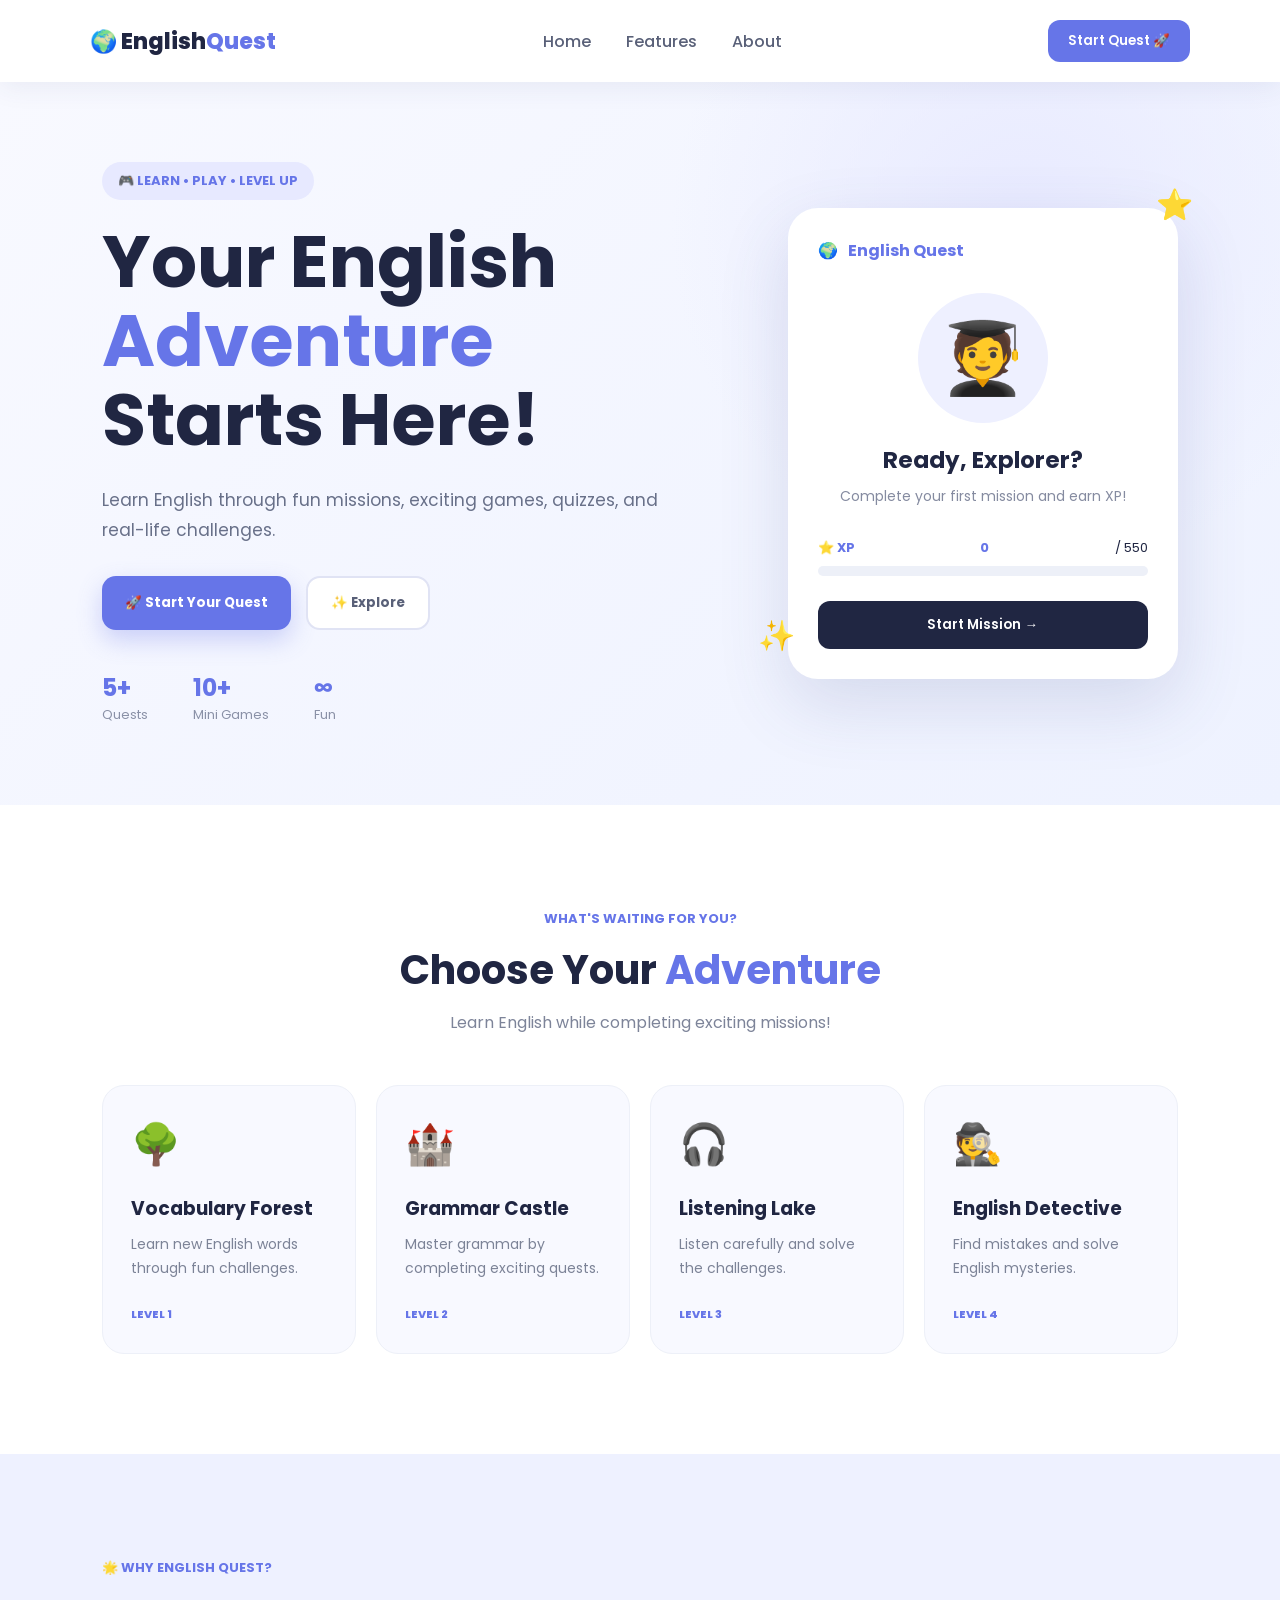
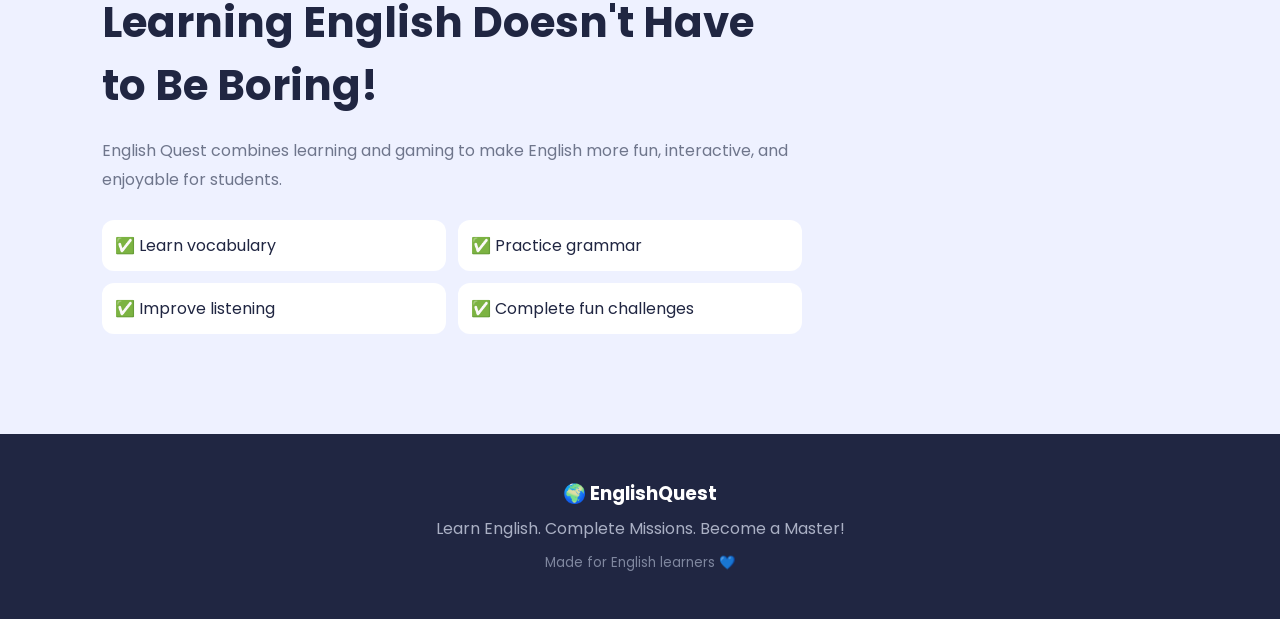
<file: index.html>
<!DOCTYPE html>
<html lang="en">
<head>
    <meta charset="UTF-8">
    <meta name="viewport" content="width=device-width, initial-scale=1.0">
    <title>English Quest | Learn & Play</title>

    <link rel="stylesheet" href="style.css">

    <link rel="preconnect" href="https://fonts.googleapis.com">
    <link rel="preconnect" href="https://fonts.gstatic.com" crossorigin>
    <link href="https://fonts.googleapis.com/css2?family=Poppins:wght@400;500;600;700;800&display=swap" rel="stylesheet">
</head>

<body>

    <!-- NAVBAR -->
    <header class="navbar">
        <div class="logo">
            🌍 English<span>Quest</span>
        </div>

        <nav>
            <a href="#home">Home</a>
            <a href="#features">Features</a>
            <a href="#about">About</a>
        </nav>

        <button class="nav-button" onclick="startQuest()">
            Start Quest 🚀
        </button>
    </header>


    <!-- HERO -->
    <main id="home">

        <section class="hero">

            <div class="hero-content">

                <div class="badge">
                    🎮 LEARN • PLAY • LEVEL UP
                </div>

                <h1>
                    Your English
                    <span>Adventure</span>
                    Starts Here!
                </h1>

                <p>
                    Learn English through fun missions, exciting games,
                    quizzes, and real-life challenges.
                </p>

                <div class="hero-buttons">
                    <button class="primary-button" onclick="window.location.href='quest.html'">
                        🚀 Start Your Quest
                    </button>

                    <button class="secondary-button" onclick="scrollToFeatures()">
                        ✨ Explore
                    </button>
                </div>

                <div class="stats">
                    <div>
                        <strong>5+</strong>
                        <span>Quests</span>
                    </div>

                    <div>
                        <strong>10+</strong>
                        <span>Mini Games</span>
                    </div>

                    <div>
                        <strong>∞</strong>
                        <span>Fun</span>
                    </div>
                </div>

            </div>


            <!-- GAME CARD -->
            <div class="hero-card">

                <div class="floating-star star-one">⭐</div>
                <div class="floating-star star-two">✨</div>

                <div class="game-card">

                    <div class="card-top">
                        <span>🌍</span>
                        <span>English Quest</span>
                    </div>

                    <div class="character">
                        🧑‍🎓
                    </div>

                    <h3>Ready, Explorer?</h3>

                    <p>
                        Complete your first mission
                        and earn XP!
                    </p>

                    <div class="xp-box">
                        <div class="xp-info">
                            <span>⭐ XP</span>
                            <span id="home-xp">0</span> / 550
                        </div>

                        <div class="xp-bar">
                            <div id="home-xp-fill"></div>
                        </div>
                    </div>

                    <button class="card-button" onclick="window.location.href='quest.html'">
                        Start Mission →
                    </button>

                </div>

            </div>

        </section>


        <!-- FEATURES -->
        <section id="features" class="features">

            <div class="section-title">
                <span>WHAT'S WAITING FOR YOU?</span>
                <h2>Choose Your <span>Adventure</span></h2>
                <p>
                    Learn English while completing exciting missions!
                </p>
            </div>


            <div class="feature-grid">

                <div class="feature-card">
                    <div class="feature-icon">🌳</div>
                    <h3>Vocabulary Forest</h3>
                    <p>
                        Learn new English words through fun challenges.
                    </p>
                    <span class="level">LEVEL 1</span>
                </div>


                <div class="feature-card">
                    <div class="feature-icon">🏰</div>
                    <h3>Grammar Castle</h3>
                    <p>
                        Master grammar by completing exciting quests.
                    </p>
                    <span class="level">LEVEL 2</span>
                </div>


                <div class="feature-card">
                    <div class="feature-icon">🎧</div>
                    <h3>Listening Lake</h3>
                    <p>
                        Listen carefully and solve the challenges.
                    </p>
                    <span class="level">LEVEL 3</span>
                </div>


                <div class="feature-card">
                    <div class="feature-icon">🕵️</div>
                    <h3>English Detective</h3>
                    <p>
                        Find mistakes and solve English mysteries.
                    </p>
                    <span class="level">LEVEL 4</span>
                </div>

            </div>

        </section>


        <!-- ABOUT -->
        <section id="about" class="about">

            <div class="about-content">

                <span>🌟 WHY ENGLISH QUEST?</span>

                <h2>
                    Learning English
                    Doesn't Have to Be Boring!
                </h2>

                <p>
                    English Quest combines learning and gaming
                    to make English more fun, interactive,
                    and enjoyable for students.
                </p>

                <div class="about-list">
                    <div>✅ Learn vocabulary</div>
                    <div>✅ Practice grammar</div>
                    <div>✅ Improve listening</div>
                    <div>✅ Complete fun challenges</div>
                </div>

            </div>

        </section>

    </main>


    <!-- FOOTER -->
    <footer>
        <h3>🌍 EnglishQuest</h3>
        <p>Learn English. Complete Missions. Become a Master!</p>
        <small>Made for English learners 💙</small>
    </footer>


    <script src="script.js"></script>

</body>
</html>
</file>
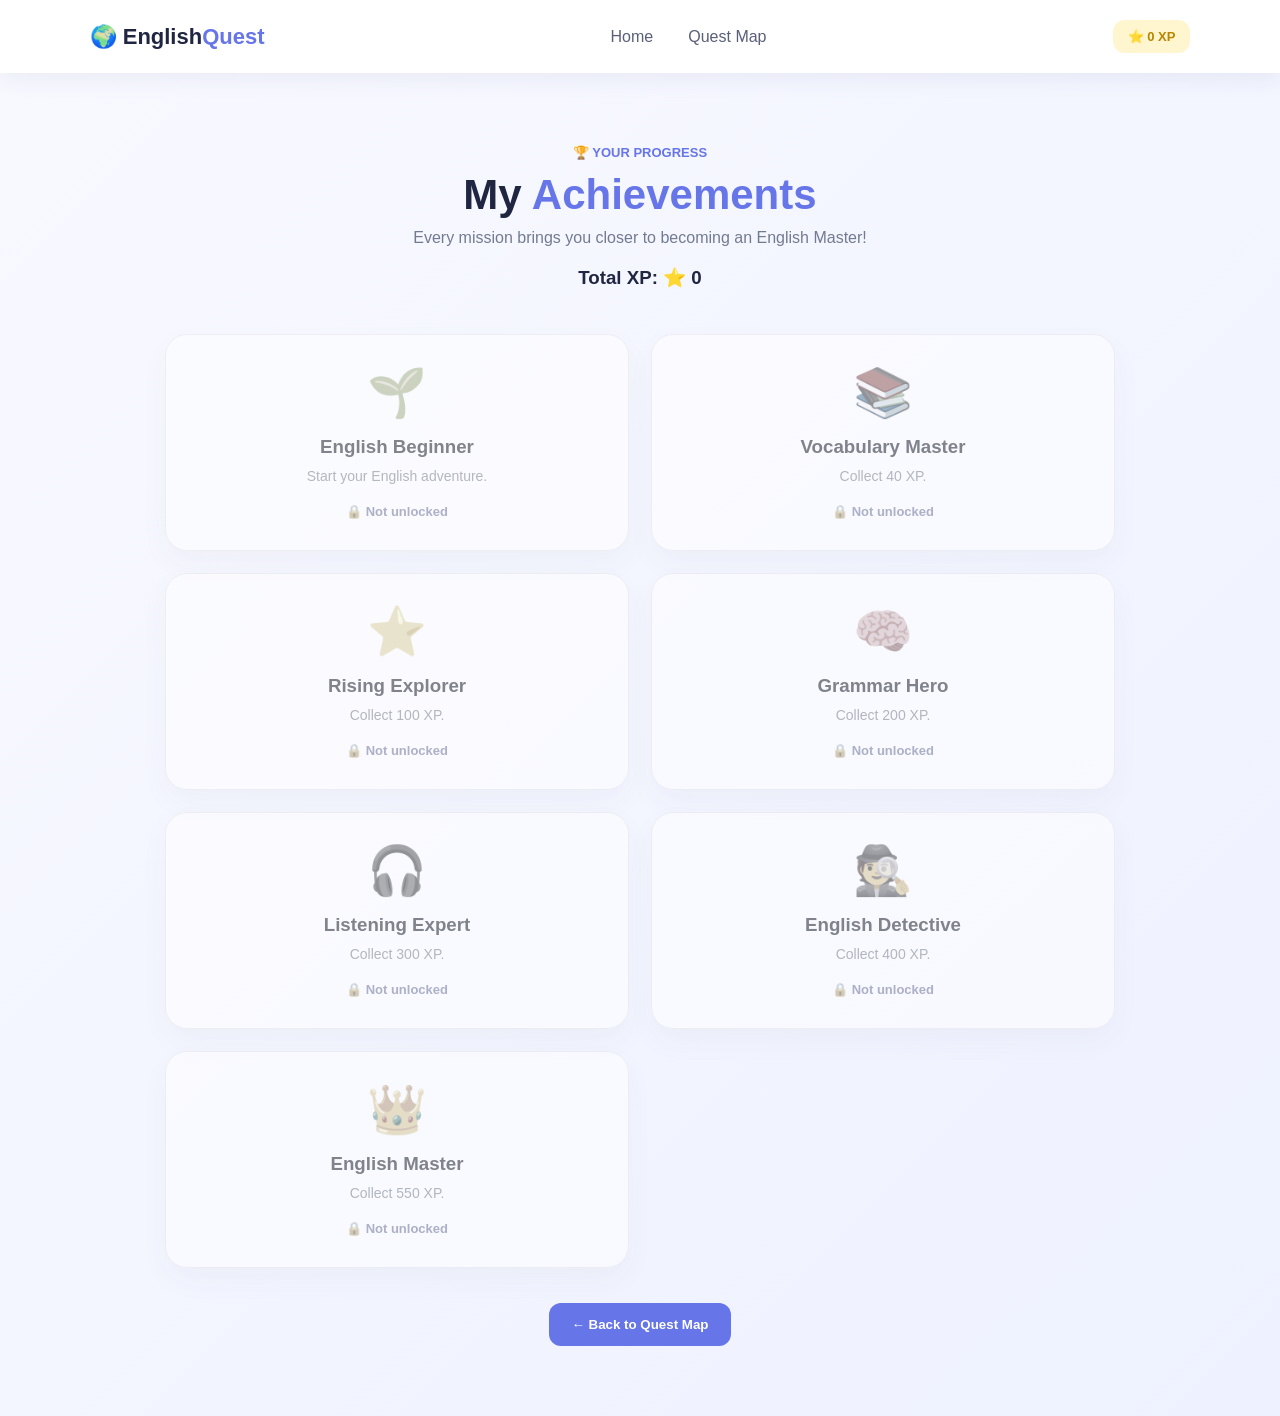
<file: achievements.html>
<!DOCTYPE html>
<html lang="en">
<head>
    <meta charset="UTF-8">
    <meta name="viewport" content="width=device-width, initial-scale=1.0">
    <title>Achievements | English Quest</title>
    <link rel="stylesheet" href="style.css">
</head>

<body>

    <header class="navbar">
        <div class="logo">🌍 English<span>Quest</span></div>
        <nav>
            <a href="index.html">Home</a>
            <a href="quest.html">Quest Map</a>
        </nav>
        <div class="xp-display">
            ⭐ <span id="achievement-xp">0</span> XP
        </div>
    </header>

    <main class="achievement-page">
        <div class="achievement-heading">
            <span>🏆 YOUR PROGRESS</span>
            <h1>My <span>Achievements</span></h1>
            <p>Every mission brings you closer to becoming an English Master!</p>
            <h3>Total XP: ⭐ <span id="total-xp">0</span></h3>
        </div>

        <div class="achievement-grid">

    <!-- ACHIEVEMENT 1 -->
    <div class="achievement-card">
        <div>🌱</div>
        <h3>English Beginner</h3>
        <p>Start your English adventure.</p>
        <span id="beginner-status">🔒 Not unlocked</span>
    </div>


    <!-- ACHIEVEMENT 2 -->
    <div class="achievement-card">
        <div>📚</div>
        <h3>Vocabulary Master</h3>
        <p>Collect 40 XP.</p>
        <span id="vocabulary-status">🔒 Not unlocked</span>
    </div>


    <!-- ACHIEVEMENT 3 -->
    <div class="achievement-card">
        <div>⭐</div>
        <h3>Rising Explorer</h3>
        <p>Collect 100 XP.</p>
        <span id="explorer-status">🔒 Not unlocked</span>
    </div>


    <!-- ACHIEVEMENT 4 -->
    <div class="achievement-card">
        <div>🧠</div>
        <h3>Grammar Hero</h3>
        <p>Collect 200 XP.</p>
        <span id="grammar-status">🔒 Not unlocked</span>
    </div>


    <!-- ACHIEVEMENT 5 -->
    <div class="achievement-card">
        <div>🎧</div>
        <h3>Listening Expert</h3>
        <p>Collect 300 XP.</p>
        <span id="listening-status">🔒 Not unlocked</span>
    </div>


    <!-- ACHIEVEMENT 6 -->
    <div class="achievement-card">
        <div>🕵️</div>
        <h3>English Detective</h3>
        <p>Collect 400 XP.</p>
        <span id="detective-status">🔒 Not unlocked</span>
    </div>


    <!-- ACHIEVEMENT 7 -->
    <div class="achievement-card">
        <div>👑</div>
        <h3>English Master</h3>
        <p>Collect 550 XP.</p>
        <span id="master-status">🔒 Not unlocked</span>
    </div>

</div>

        <div class="achievement-back">
            <button onclick="window.location.href='quest.html'">
                ← Back to Quest Map
            </button>
        </div>
    </main>

    <script src="script.js"></script>
</body>
</html>
</file>
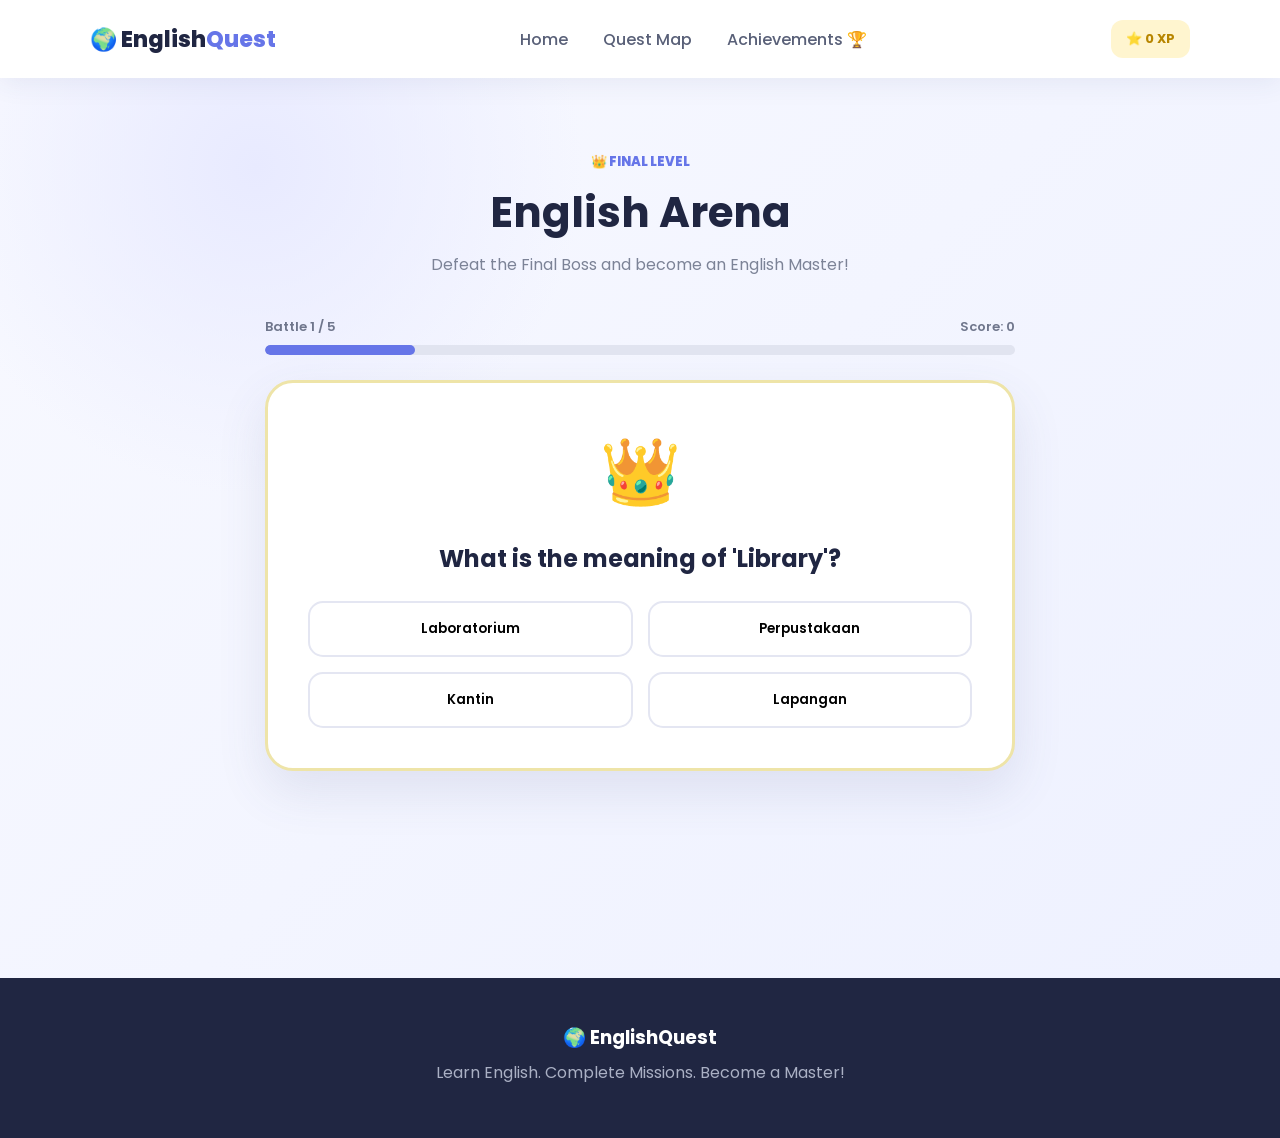
<file: arena.html>
<!DOCTYPE html>
<html lang="en">

<head>
    <meta charset="UTF-8">
    <meta name="viewport" content="width=device-width, initial-scale=1.0">

    <title>English Arena | English Quest</title>

    <link rel="stylesheet" href="style.css">

    <link rel="preconnect" href="https://fonts.googleapis.com">
    <link rel="preconnect" href="https://fonts.gstatic.com" crossorigin>

    <link href="https://fonts.googleapis.com/css2?family=Poppins:wght@400;500;600;700;800&display=swap" rel="stylesheet">
</head>

<body>

    <header class="navbar">

        <div class="logo">
            🌍 English<span>Quest</span>
        </div>

        <nav>
            <a href="index.html">Home</a>
            <a href="quest.html">Quest Map</a>
            <a href="achievements.html">Achievements 🏆</a>
        </nav>

        <div class="xp-display">
            ⭐ <span id="arena-xp">0</span> XP
        </div>

    </header>


    <main class="quiz-page">

        <div class="quiz-container">

            <div class="quiz-top">

                <span>👑 FINAL LEVEL</span>

                <h1>English Arena</h1>

                <p>
                    Defeat the Final Boss and become an English Master!
                </p>

            </div>


            <div class="progress-info">

                <span id="arena-question-number">
                    Battle 1 / 5
                </span>

                <span id="arena-score">
                    Score: 0
                </span>

            </div>


            <div class="progress-bar">

                <div id="arena-progress"></div>

            </div>


            <div class="question-card arena-card">

                <div class="question-icon">
                    👑
                </div>

                <h2 id="arena-question">
                    Loading battle...
                </h2>

                <div id="arena-answers" class="answers"></div>

                <p id="arena-feedback"></p>

            </div>


            <button
                id="arena-next-button"
                class="next-button"
                onclick="nextArenaQuestion()"
                style="display:none;"
            >
                Next Battle →
            </button>

        </div>

    </main>


    <footer>

        <h3>🌍 EnglishQuest</h3>

        <p>
            Learn English. Complete Missions. Become a Master!
        </p>

    </footer>


    <script src="script.js"></script>

</body>

</html>
</file>
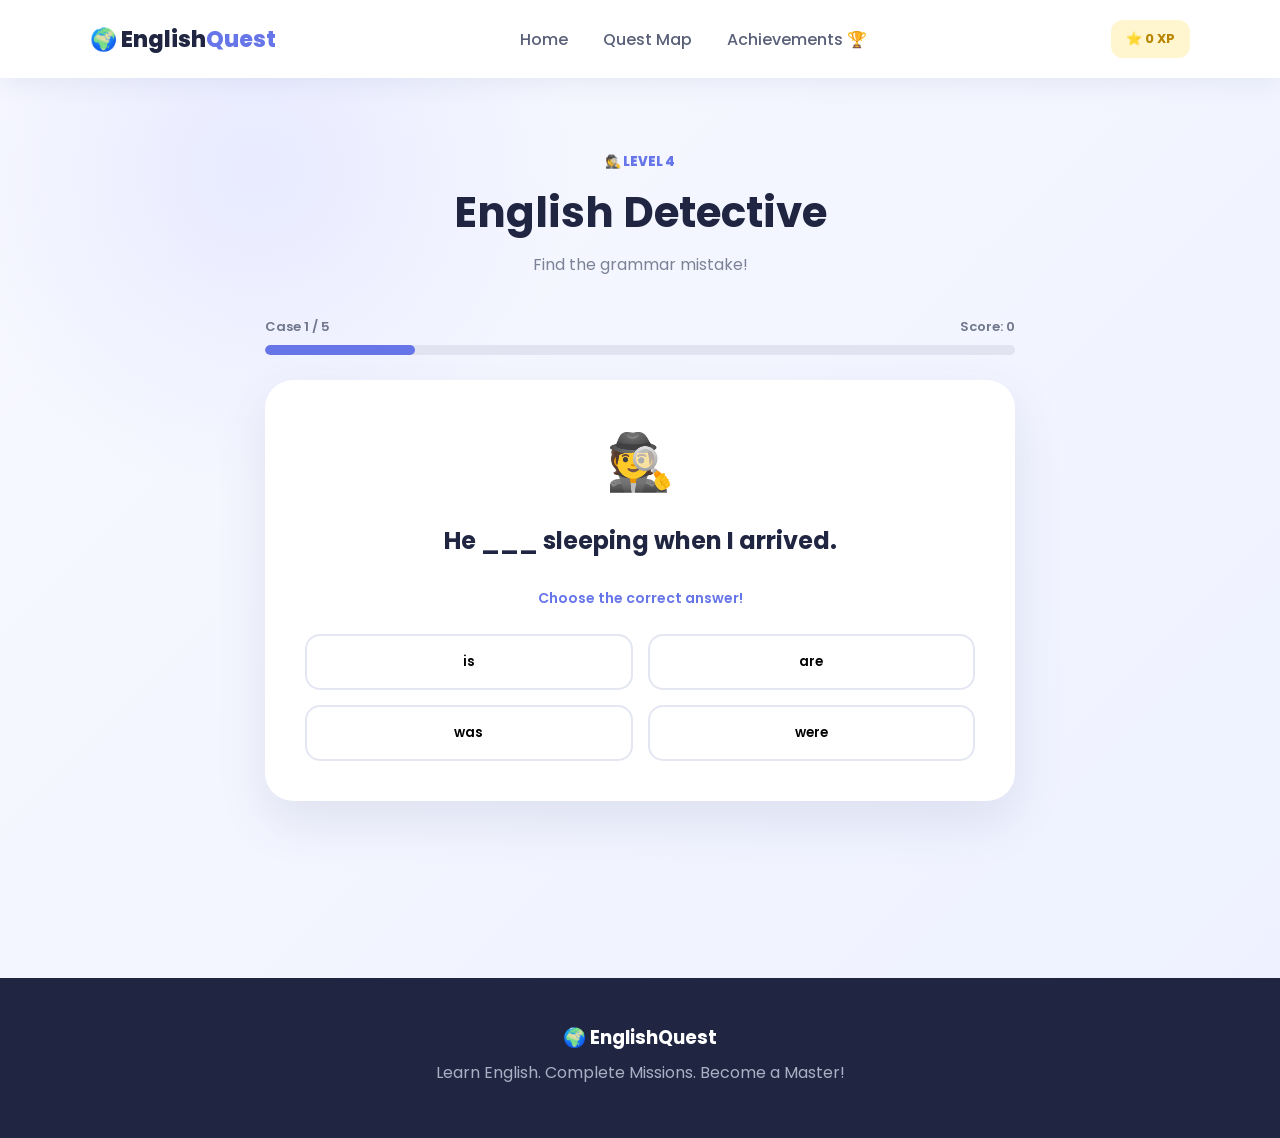
<file: detective.html>
<!DOCTYPE html>
<html lang="en">

<head>
    <meta charset="UTF-8">
    <meta name="viewport" content="width=device-width, initial-scale=1.0">

    <title>English Detective | English Quest</title>

    <link rel="stylesheet" href="style.css">

    <link rel="preconnect" href="https://fonts.googleapis.com">
    <link rel="preconnect" href="https://fonts.gstatic.com" crossorigin>

    <link href="https://fonts.googleapis.com/css2?family=Poppins:wght@400;500;600;700;800&display=swap" rel="stylesheet">
</head>

<body>

    <header class="navbar">

        <div class="logo">
            🌍 English<span>Quest</span>
        </div>

        <nav>
            <a href="index.html">Home</a>
            <a href="quest.html">Quest Map</a>
            <a href="achievements.html">Achievements 🏆</a>
        </nav>

        <div class="xp-display">
            ⭐ <span id="detective-xp">0</span> XP
        </div>

    </header>


    <main class="quiz-page">

        <div class="quiz-container">

            <div class="quiz-top">

                <span>🕵️ LEVEL 4</span>

                <h1>English Detective</h1>

                <p>
                    Find the grammar mistake!
                </p>

            </div>


            <div class="progress-info">

                <span id="detective-question-number">
                    Case 1 / 5
                </span>

                <span id="detective-score">
                    Score: 0
                </span>

            </div>


            <div class="progress-bar">

                <div id="detective-progress"></div>

            </div>


            <div class="question-card">

                <div class="question-icon">
                    🕵️
                </div>

                <h2 id="detective-question">
                    Loading case...
                </h2>

                <p class="detective-hint">
                    Which word is incorrect?
                </p>

                <div
                    id="detective-answers"
                    class="answers"
                ></div>

                <p id="detective-feedback"></p>

            </div>


            <button
                id="detective-next-button"
                class="next-button"
                onclick="nextDetectiveQuestion()"
                style="display:none;"
            >
                Next Case →
            </button>

        </div>

    </main>


    <footer>

        <h3>🌍 EnglishQuest</h3>

        <p>
            Learn English. Complete Missions. Become a Master!
        </p>

    </footer>


    <script src="script.js"></script>

</body>

</html>
</file>
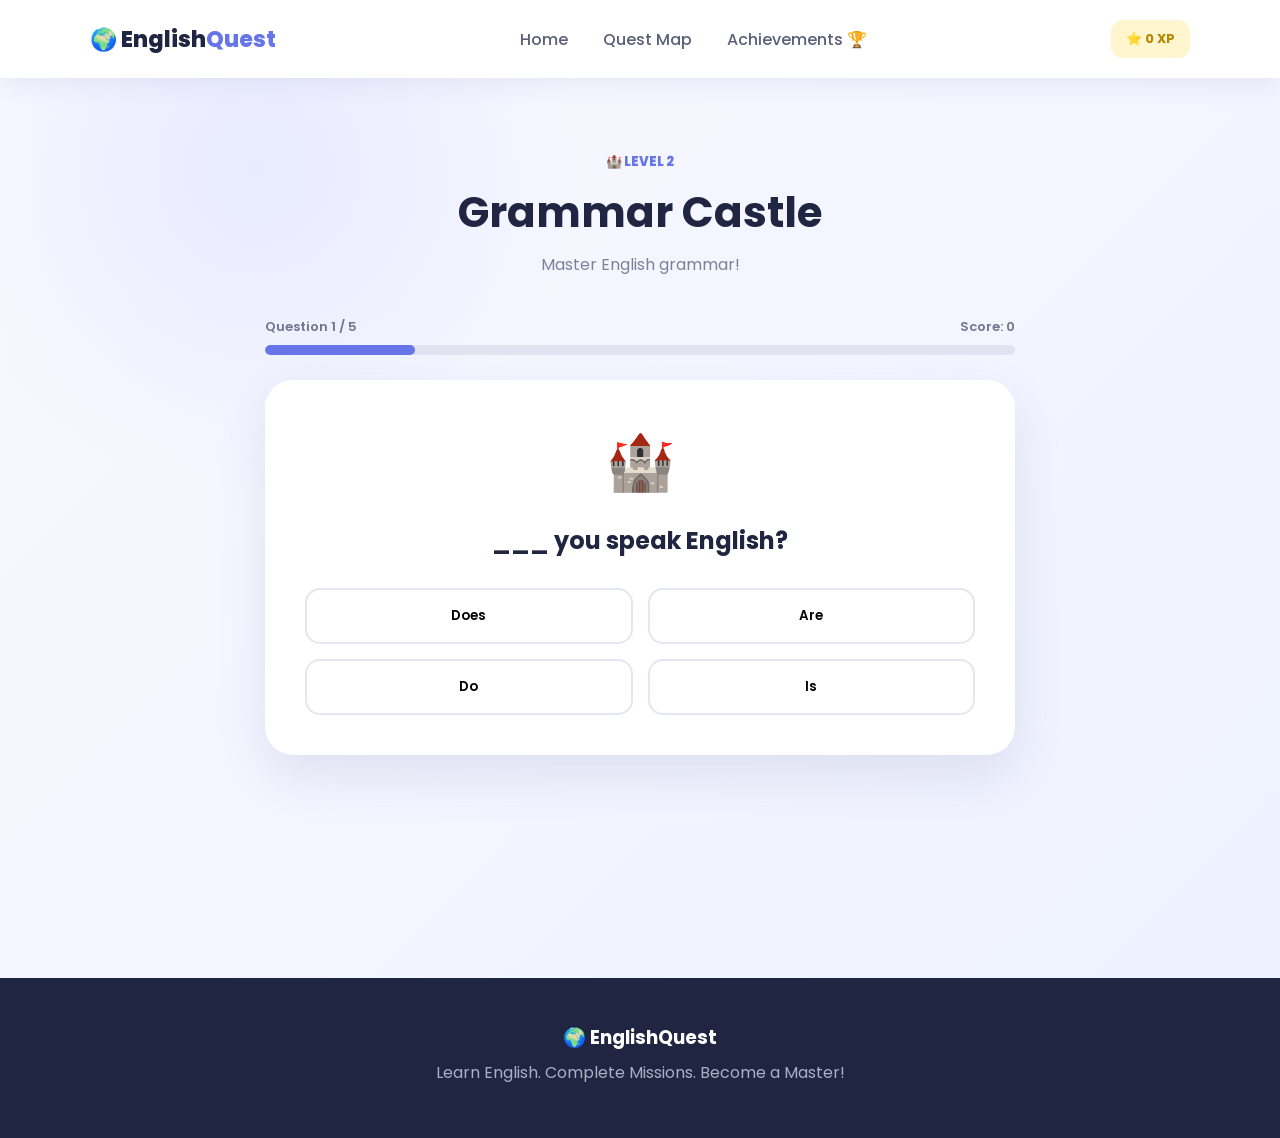
<file: grammar.html>
<!DOCTYPE html>
<html lang="en">
<head>
    <meta charset="UTF-8">
    <meta name="viewport" content="width=device-width, initial-scale=1.0">

    <title>Grammar Castle | English Quest</title>

    <link rel="stylesheet" href="style.css">

    <link rel="preconnect" href="https://fonts.googleapis.com">
    <link rel="preconnect" href="https://fonts.gstatic.com" crossorigin>

    <link href="https://fonts.googleapis.com/css2?family=Poppins:wght@400;500;600;700;800&display=swap" rel="stylesheet">
</head>

<body>

    <header class="navbar">

        <div class="logo">
            🌍 English<span>Quest</span>
        </div>

        <nav>
            <a href="index.html">Home</a>
            <a href="quest.html">Quest Map</a>
            <a href="achievements.html">Achievements 🏆</a>
        </nav>

        <div class="xp-display">
            ⭐ <span id="grammar-xp">0</span> XP
        </div>

    </header>


    <main class="quiz-page">

        <div class="quiz-container">

            <div class="quiz-top">

                <span>🏰 LEVEL 2</span>

                <h1>Grammar Castle</h1>

                <p>
                    Master English grammar!
                </p>

            </div>


            <div class="progress-info">
                <span id="grammar-question-number">Question 1 / 5</span>
                <span id="grammar-score">Score: 0</span>
            </div>

            <div class="progress-bar">
                <div id="grammar-progress"></div>
            </div>


            <div class="question-card">

                <div class="question-icon">
                    🏰
                </div>

                <h2 id="grammar-question">
                    Loading question...
                </h2>

                <div id="grammar-answers" class="answers"></div>

                <p id="grammar-feedback"></p>

            </div>


            <button
                id="grammar-next-button"
                class="next-button"
                onclick="nextGrammarQuestion()"
                style="display:none;"
            >
                Next Question →
            </button>

        </div>

    </main>


    <footer>

        <h3>🌍 EnglishQuest</h3>

        <p>
            Learn English. Complete Missions. Become a Master!
        </p>

    </footer>


    <script src="script.js"></script>

</body>
</html>
</file>
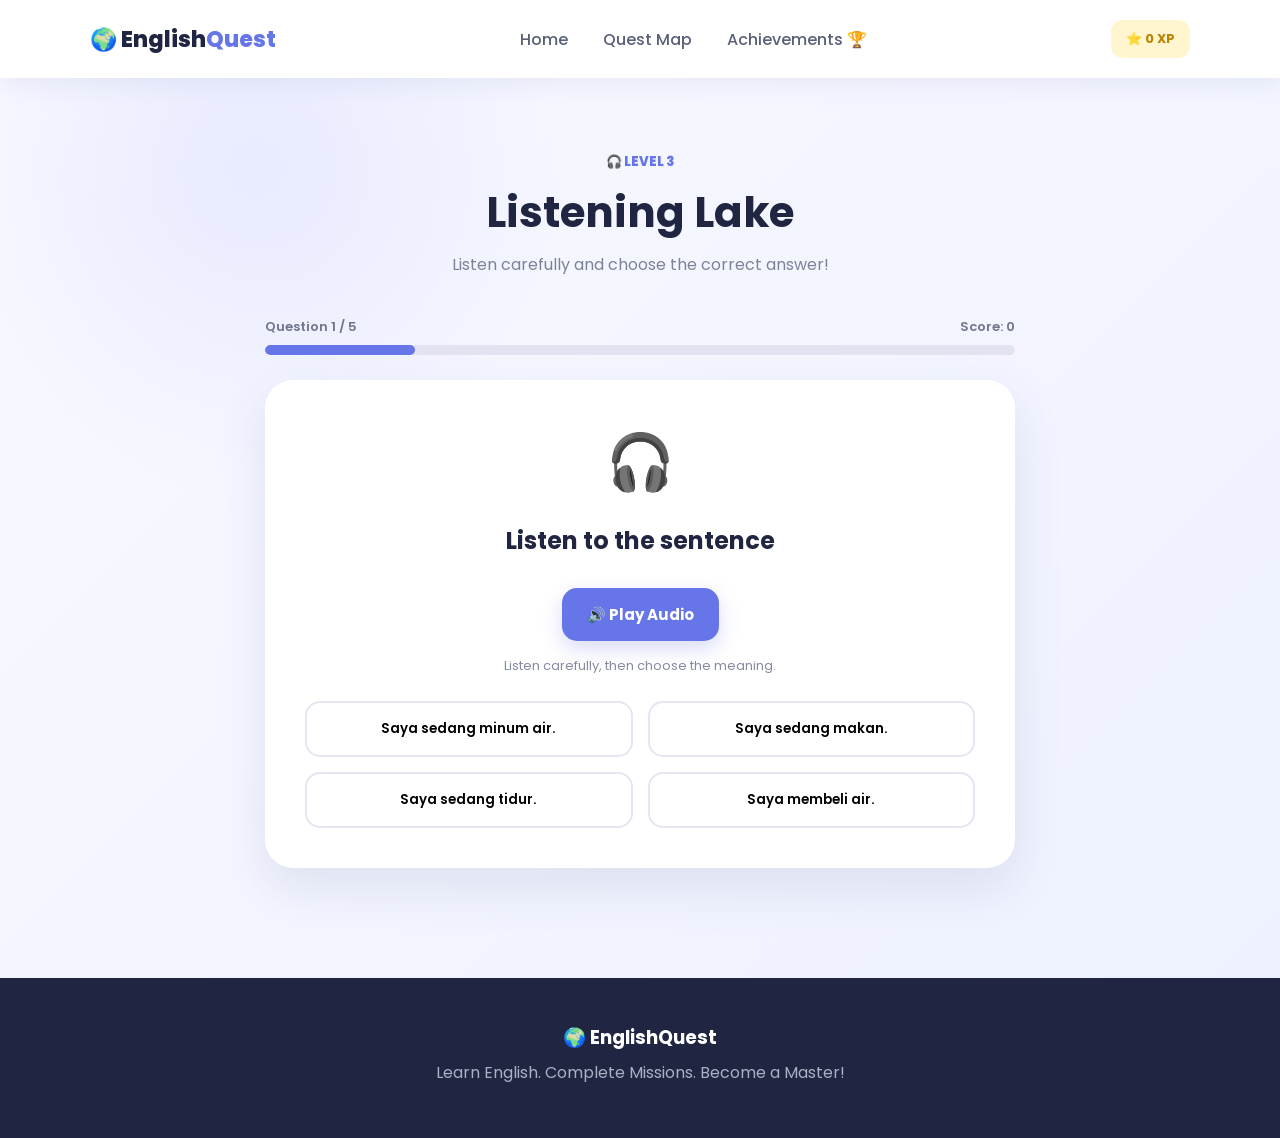
<file: listening.html>
<!DOCTYPE html>
<html lang="en">

<head>
    <meta charset="UTF-8">
    <meta name="viewport" content="width=device-width, initial-scale=1.0">

    <title>Listening Lake | English Quest</title>

    <link rel="stylesheet" href="style.css">

    <link rel="preconnect" href="https://fonts.googleapis.com">
    <link rel="preconnect" href="https://fonts.gstatic.com" crossorigin>

    <link href="https://fonts.googleapis.com/css2?family=Poppins:wght@400;500;600;700;800&display=swap" rel="stylesheet">
</head>

<body>

    <header class="navbar">

        <div class="logo">
            🌍 English<span>Quest</span>
        </div>

        <nav>
            <a href="index.html">Home</a>
            <a href="quest.html">Quest Map</a>
            <a href="achievements.html">Achievements 🏆</a>
        </nav>

        <div class="xp-display">
            ⭐ <span id="listening-xp">0</span> XP
        </div>

    </header>


    <main class="quiz-page">

        <div class="quiz-container">

            <div class="quiz-top">

                <span>🎧 LEVEL 3</span>

                <h1>Listening Lake</h1>

                <p>
                    Listen carefully and choose the correct answer!
                </p>

            </div>


            <div class="progress-info">

                <span id="listening-question-number">
                    Question 1 / 5
                </span>

                <span id="listening-score">
                    Score: 0
                </span>

            </div>


            <div class="progress-bar">

                <div id="listening-progress"></div>

            </div>


            <div class="question-card">

                <div class="question-icon">
                    🎧
                </div>

                <h2>
                    Listen to the sentence
                </h2>


                <button
                    id="listening-play-button"
                    class="listen-button"
                    onclick="playListeningAudio()"
                >
                    🔊 Play Audio
                </button>


                <p id="listening-hint" class="listen-hint">
                    Listen carefully, then choose the meaning.
                </p>


                <div
                    id="listening-answers"
                    class="answers"
                ></div>


                <p id="listening-feedback"></p>

            </div>


            <button
                id="listening-next-button"
                class="next-button"
                onclick="nextListeningQuestion()"
                style="display:none;"
            >
                Next Question →
            </button>

        </div>

    </main>


    <footer>

        <h3>🌍 EnglishQuest</h3>

        <p>
            Learn English. Complete Missions. Become a Master!
        </p>

    </footer>


    <script src="script.js"></script>


<script>
    startListeningQuiz();
</script>


</body>

</html>
</file>
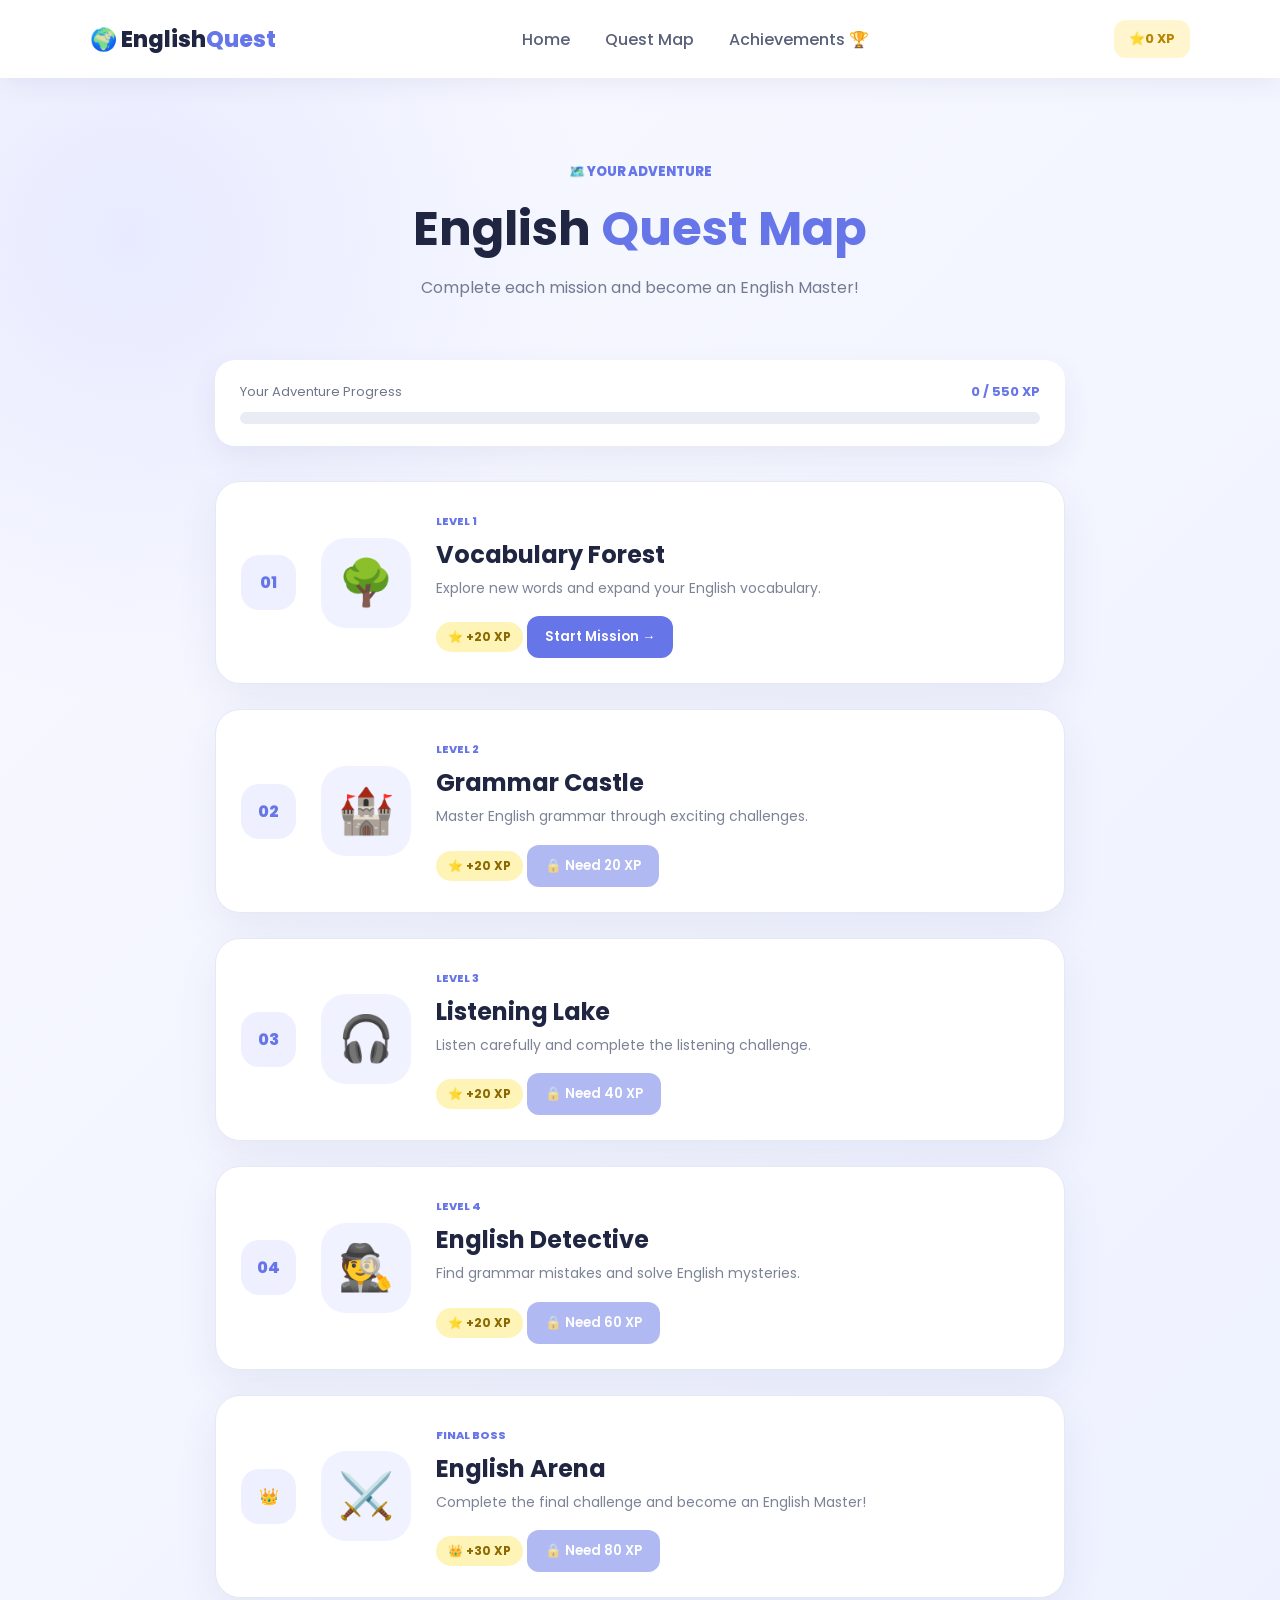
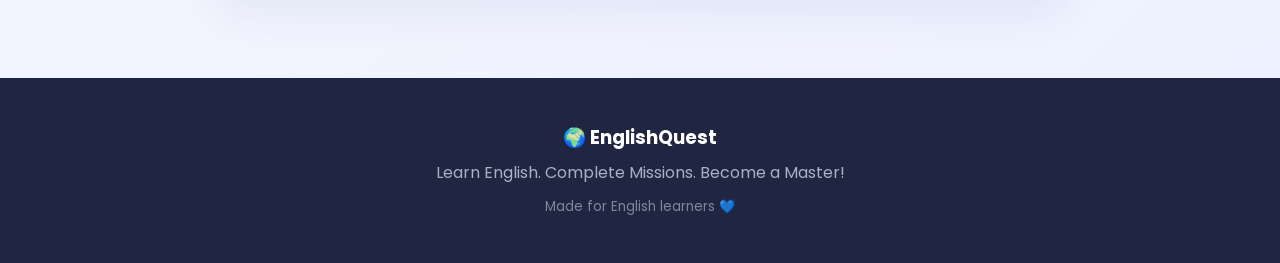
<file: quest.html>
<!DOCTYPE html>
<html lang="en">
<head>
    <meta charset="UTF-8">
    <meta name="viewport" content="width=device-width, initial-scale=1.0">

    <title>English Quest | Quest Map</title>

    <link rel="stylesheet" href="style.css">

    <link rel="preconnect" href="https://fonts.googleapis.com">
    <link rel="preconnect" href="https://fonts.gstatic.com" crossorigin>

    <link href="https://fonts.googleapis.com/css2?family=Poppins:wght@400;500;600;700;800&display=swap" rel="stylesheet">
</head>

<body>

    <!-- NAVBAR -->
    <header class="navbar">

        <div class="logo">
            🌍 English<span>Quest</span>
        </div>

        <nav>
            <a href="index.html">Home</a>
            <a href="quest.html">Quest Map</a>
            <a href="achievements.html">Achievements 🏆</a>
        </nav>

        <div class="xp-display">
            ⭐<span id="map-xp">0</span> XP
        </div>

    </header>


    <!-- QUEST MAP -->

    <main class="quest-page">

        <section class="quest-header">

            <span>🗺️ YOUR ADVENTURE</span>

            <h1>
                English <span>Quest Map</span>
            </h1>

            <p>
                Complete each mission and become an English Master!
            </p>

        </section>


        <!-- QUEST CARDS -->


        <div class="quest-progress">

    <div class="progress-text">
        <span>Your Adventure Progress</span>
        <strong>
            <span id="quest-xp">0</span> / 550 XP
        </strong>
    </div>

    <div class="quest-xp-bar">
        <div id="quest-xp-fill"></div>
    </div>

</div>


        <section class="quest-map">


            <!-- QUEST 1 -->

            <div class="quest-card unlocked">

                <div class="quest-number">
                    01
                </div>

                <div class="quest-icon">
                    🌳
                </div>

                <div class="quest-info">

                    <span class="quest-level">
                        LEVEL 1
                    </span>

                    <h2>
                        Vocabulary Forest
                    </h2>

                    <p>
                        Explore new words and expand your English vocabulary.
                    </p>

                    <span class="quest-reward">⭐ +20 XP</span>

                    <button onclick="window.location.href='vocabulary.html'">
                         Start Mission →
                    </button>

                </div>

            </div>


            <!-- QUEST 2 -->

            <div class="quest-card unlocked">

                <div class="quest-number">
                    02
                </div>

                <div class="quest-icon">
                    🏰
                </div>

                <div class="quest-info">

                    <span class="quest-level">
                        LEVEL 2
                    </span>

                    <h2>
                        Grammar Castle
                    </h2>

                    <p>
                        Master English grammar through exciting challenges.
                    </p>

                    <span class="quest-reward">⭐ +20 XP</span>

                    <button id="grammar-button" onclick="window.location.href='grammar.html'">
                        Start Mission →
                    </button>

                </div>

            </div>


            <!-- QUEST 3 -->

            <div class="quest-card unlocked">

                <div class="quest-number">
                    03
                </div>

                <div class="quest-icon">
                    🎧
                </div>

                <div class="quest-info">

                    <span class="quest-level">
                        LEVEL 3
                    </span>

                    <h2>
                        Listening Lake
                    </h2>

                    <p>
                        Listen carefully and complete the listening challenge.
                    </p>

                    <span class="quest-reward">⭐ +20 XP</span>

                    <button id="listening-button" onclick="window.location.href='listening.html'">
                        Start Mission →
                    </button>

                </div>

            </div>


            <!-- QUEST 4 -->

            <div class="quest-card unlocked">

                <div class="quest-number">
                    04
                </div>

                <div class="quest-icon">
                    🕵️
                </div>

                <div class="quest-info">

                    <span class="quest-level">
                        LEVEL 4
                    </span>

                    <h2>
                        English Detective
                    </h2>

                    <p>
                        Find grammar mistakes and solve English mysteries.
                    </p>

                    <span class="quest-reward">⭐ +20 XP</span>

                    <button id="detective-button" onclick="window.location.href='detective.html'">
                        Start Mission →
                    </button>

                </div>

            </div>


            <!-- FINAL QUEST -->

            <div class="quest-card unlocked">

                <div class="quest-number">
                    👑
                </div>

                <div class="quest-icon">
                    ⚔️
                </div>

                <div class="quest-info">

                    <span class="quest-level">
                        FINAL BOSS
                    </span>

                    <h2>
                        English Arena
                    </h2>

                    <p>
                        Complete the final challenge and become an English Master!
                    </p>

                    <span class="quest-reward">👑 +30 XP</span>

                    <button id="arena-button" onclick="window.location.href='arena.html'">
                        Enter Final Boss 👑
                    </button>

                </div>

            </div>


        </section>

    </main>


    <!-- FOOTER -->

    <footer>

        <h3>🌍 EnglishQuest</h3>

        <p>
            Learn English. Complete Missions. Become a Master!
        </p>

        <small>
            Made for English learners 💙
        </small>

    </footer>


    <script src="script.js"></script>

</body>
</html>
</file>
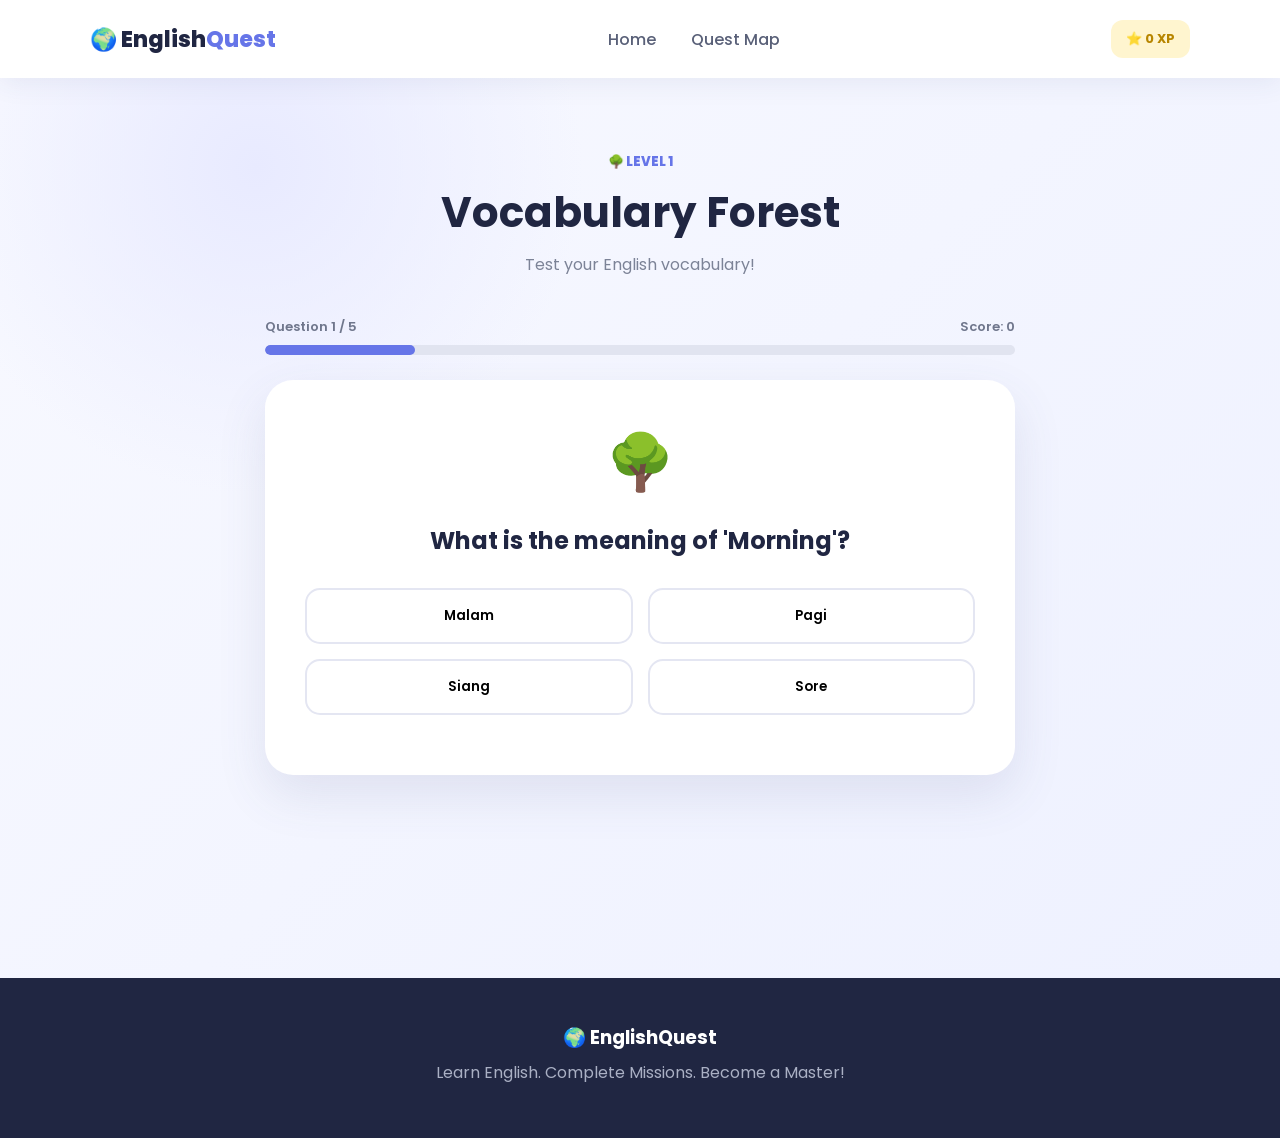
<file: vocabulary.html>
<!DOCTYPE html>
<html lang="en">
<head>
    <meta charset="UTF-8">
    <meta name="viewport" content="width=device-width, initial-scale=1.0">

    <title>Vocabulary Forest | English Quest</title>

    <link rel="stylesheet" href="style.css">

    <link rel="preconnect" href="https://fonts.googleapis.com">
    <link rel="preconnect" href="https://fonts.gstatic.com" crossorigin>

    <link href="https://fonts.googleapis.com/css2?family=Poppins:wght@400;500;600;700;800&display=swap" rel="stylesheet">
</head>

<body>

    <header class="navbar">

        <div class="logo">
            🌍 English<span>Quest</span>
        </div>

        <nav>
            <a href="index.html">Home</a>
            <a href="quest.html">Quest Map</a>
        </nav>

        <div class="xp-display">
            ⭐ <span id="xp">0</span> XP
        </div>

    </header>


    <main class="quiz-page">

        <div class="quiz-container">

            <div class="quiz-top">

                <span>🌳 LEVEL 1</span>

                <h1>Vocabulary Forest</h1>

                <p>
                    Test your English vocabulary!
                </p>

            </div>


            <div class="progress-info">
                <span id="question-number">Question 1 / 5</span>
                <span id="score">Score: 0</span>
            </div>

            <div class="progress-bar">
                <div id="progress"></div>
            </div>


            <div class="question-card">

                <div class="question-icon">
                    🌳
                </div>

                <h2 id="question">
                    Loading question...
                </h2>

                <div id="answers" class="answers"></div>

                <p id="feedback"></p>

            </div>


            <button id="next-button" class="next-button" onclick="nextQuestion()" style="display:none;">
                Next Question →
            </button>

        </div>

    </main>


    <footer>

        <h3>🌍 EnglishQuest</h3>

        <p>
            Learn English. Complete Missions. Become a Master!
        </p>

    </footer>


    <script src="script.js"></script>

</body>
</html>
</file>
<file: style.css>
* {
    margin: 0;
    padding: 0;
    box-sizing: border-box;
}

html {
    scroll-behavior: smooth;
}

body {
    font-family: "Poppins", sans-serif;
    background: #f7f9ff;
    color: #202642;
}


/* =========================
   NAVBAR
========================= */

.navbar {
    width: 100%;
    padding: 20px 7%;
    display: flex;
    align-items: center;
    justify-content: space-between;
    background: white;
    position: sticky;
    top: 0;
    z-index: 1000;
    box-shadow: 0 5px 25px rgba(50, 70, 120, 0.08);
}

.logo {
    font-size: 22px;
    font-weight: 800;
}

.logo span {
    color: #6675e8;
}

nav {
    display: flex;
    gap: 35px;
}

nav a {
    text-decoration: none;
    color: #596078;
    font-weight: 500;
    transition: 0.3s;
}

nav a:hover {
    color: #6675e8;
}

.nav-button,
.primary-button,
.card-button {
    border: none;
    cursor: pointer;
    font-family: inherit;
}

.nav-button {
    background: #6675e8;
    color: white;
    padding: 11px 20px;
    border-radius: 12px;
    font-weight: 600;
}


/* =========================
   HERO
========================= */

.hero {
    min-height: 720px;
    padding: 80px 8%;
    display: flex;
    align-items: center;
    justify-content: space-between;
    gap: 60px;
    background:
        radial-gradient(circle at 80% 20%, #e8eaff, transparent 30%),
        linear-gradient(135deg, #f8f9ff, #eef2ff);
}

.hero-content {
    max-width: 600px;
}

.badge {
    display: inline-block;
    padding: 9px 16px;
    border-radius: 50px;
    background: #e7e9ff;
    color: #6675e8;
    font-size: 13px;
    font-weight: 700;
    margin-bottom: 22px;
}

.hero h1 {
    font-size: clamp(45px, 6vw, 72px);
    line-height: 1.1;
    margin-bottom: 25px;
}

.hero h1 span {
    color: #6675e8;
}

.hero p {
    color: #687089;
    font-size: 17px;
    line-height: 1.8;
    margin-bottom: 30px;
}

.hero-buttons {
    display: flex;
    gap: 15px;
    margin-bottom: 40px;
}

.primary-button,
.secondary-button {
    padding: 15px 23px;
    border-radius: 14px;
    font-family: inherit;
    font-weight: 700;
    cursor: pointer;
    transition: 0.3s;
}

.primary-button {
    border: none;
    color: white;
    background: #6675e8;
    box-shadow: 0 10px 25px rgba(102, 117, 232, 0.3);
}

.primary-button:hover {
    transform: translateY(-3px);
}

.secondary-button {
    background: white;
    border: 2px solid #e0e3f4;
    color: #596078;
}

.secondary-button:hover {
    border-color: #6675e8;
}


/* =========================
   STATS
========================= */

.stats {
    display: flex;
    gap: 45px;
}

.stats div {
    display: flex;
    flex-direction: column;
}

.stats strong {
    font-size: 24px;
    color: #6675e8;
}

.stats span {
    color: #8a91a7;
    font-size: 13px;
}


/* =========================
   GAME CARD
========================= */

.hero-card {
    position: relative;
    width: 390px;
}

.game-card {
    background: white;
    border-radius: 30px;
    padding: 30px;
    box-shadow: 0 25px 70px rgba(66, 78, 140, 0.16);
    text-align: center;
    animation: floating 4s ease-in-out infinite;
}

@keyframes floating {
    0%, 100% {
        transform: translateY(0);
    }

    50% {
        transform: translateY(-12px);
    }
}

.card-top {
    display: flex;
    align-items: center;
    gap: 10px;
    font-weight: 700;
    color: #6675e8;
}

.character {
    width: 130px;
    height: 130px;
    margin: 30px auto 20px;
    display: flex;
    justify-content: center;
    align-items: center;
    border-radius: 50%;
    background: #eef0ff;
    font-size: 70px;
}

.game-card h3 {
    font-size: 23px;
    margin-bottom: 8px;
}

.game-card p {
    font-size: 14px;
    color: #858ba0;
    line-height: 1.6;
}

.xp-box {
    margin-top: 25px;
    text-align: left;
}

.xp-info {
    display: flex;
    justify-content: space-between;
    font-size: 13px;
    margin-bottom: 8px;
}

.xp-info span {
    color: #6675e8;
    font-weight: 700;
}

.xp-info strong {
    color: #858ba0;
}

.xp-bar {
    height: 10px;
    background: #edf0f8;
    border-radius: 20px;
    overflow: hidden;
}

.xp-bar div {
    width: 5%;
    height: 100%;
    background: #6675e8;
    border-radius: 20px;
}

.card-button {
    width: 100%;
    padding: 14px;
    margin-top: 25px;
    border-radius: 12px;
    background: #202642;
    color: white;
    font-weight: 600;
}

.floating-star {
    position: absolute;
    font-size: 30px;
}

.star-one {
    top: -25px;
    right: -15px;
}

.star-two {
    bottom: 20px;
    left: -30px;
}


/* =========================
   FEATURES
========================= */

.features {
    padding: 100px 8%;
    background: white;
}

.section-title {
    text-align: center;
    max-width: 650px;
    margin: 0 auto 50px;
}

.section-title > span {
    color: #6675e8;
    font-size: 13px;
    font-weight: 700;
}

.section-title h2 {
    font-size: 40px;
    margin: 10px 0;
}

.section-title h2 span {
    color: #6675e8;
}

.section-title p {
    color: #7d8499;
}

.feature-grid {
    display: grid;
    grid-template-columns: repeat(4, 1fr);
    gap: 20px;
}

.feature-card {
    padding: 28px;
    border-radius: 22px;
    background: #f8f9ff;
    border: 1px solid #edf0f8;
    transition: 0.3s;
}

.feature-card:hover {
    transform: translateY(-8px);
    box-shadow: 0 15px 35px rgba(70, 80, 130, 0.1);
}

.feature-icon {
    font-size: 40px;
    margin-bottom: 20px;
}

.feature-card h3 {
    margin-bottom: 10px;
}

.feature-card p {
    color: #7c8397;
    font-size: 14px;
    line-height: 1.7;
    margin-bottom: 20px;
}

.level {
    color: #6675e8;
    font-size: 11px;
    font-weight: 800;
}


/* =========================
   ABOUT
========================= */

.about {
    padding: 100px 8%;
    background: #eef1ff;
}

.about-content {
    max-width: 700px;
}

.about-content > span {
    color: #6675e8;
    font-weight: 700;
    font-size: 13px;
}

.about h2 {
    font-size: 42px;
    margin: 12px 0 20px;
}

.about p {
    color: #6f768c;
    line-height: 1.8;
}

.about-list {
    display: grid;
    grid-template-columns: 1fr 1fr;
    gap: 12px;
    margin-top: 25px;
}

.about-list div {
    background: white;
    padding: 13px;
    border-radius: 12px;
}


/* =========================
   FOOTER
========================= */

footer {
    padding: 45px 20px;
    text-align: center;
    background: #202642;
    color: white;
}

footer p {
    color: #aab0c4;
    margin: 8px 0;
}

footer small {
    color: #7f879f;
}


/* =========================
   RESPONSIVE
========================= */

@media (max-width: 900px) {

    nav {
        display: none;
    }

    .hero {
        flex-direction: column;
        text-align: center;
    }

    .hero-buttons,
    .stats {
        justify-content: center;
    }

    .feature-grid {
        grid-template-columns: 1fr 1fr;
    }

    .hero-card {
        width: 100%;
        max-width: 390px;
    }
}


@media (max-width: 550px) {

    .navbar {
        padding: 15px 5%;
    }

    .nav-button {
        display: none;
    }

    .hero {
        padding: 60px 5%;
    }

    .feature-grid {
        grid-template-columns: 1fr;
    }

    .about-list {
        grid-template-columns: 1fr;
    }

    .stats {
        gap: 25px;
    }
}

/* =========================
   QUEST MAP
========================= */

.quest-page {
    min-height: 100vh;
    padding: 80px 8%;
    background:
        radial-gradient(circle at 10% 10%, #e8eaff, transparent 25%),
        linear-gradient(135deg, #f8f9ff, #eef1ff);
}

.quest-header {
    text-align: center;
    max-width: 700px;
    margin: 0 auto 60px;
}

.quest-header > span {
    color: #6675e8;
    font-size: 13px;
    font-weight: 800;
}

.quest-header h1 {
    font-size: 48px;
    margin: 10px 0;
}

.quest-header h1 span {
    color: #6675e8;
}

.quest-header p {
    color: #737b91;
}


/* QUEST MAP */

.quest-map {
    max-width: 850px;
    margin: auto;
    display: flex;
    flex-direction: column;
    gap: 25px;
}

.quest-card {
    display: flex;
    align-items: center;
    gap: 25px;
    padding: 25px;
    background: white;
    border: 1px solid #e5e8f5;
    border-radius: 25px;
    box-shadow: 0 15px 40px rgba(70, 80, 130, 0.08);
    transition: 0.3s;
}

.quest-card:hover {
    transform: translateX(8px);
    box-shadow: 0 20px 45px rgba(70, 80, 130, 0.14);
}

.quest-number {
    width: 55px;
    height: 55px;
    min-width: 55px;
    display: flex;
    justify-content: center;
    align-items: center;
    border-radius: 18px;
    background: #eef0ff;
    color: #6675e8;
    font-weight: 800;
}

.quest-icon {
    width: 90px;
    height: 90px;
    min-width: 90px;
    display: flex;
    justify-content: center;
    align-items: center;
    border-radius: 25px;
    background: #f0f2ff;
    font-size: 45px;
}

.quest-info {
    flex: 1;
}

.quest-level {
    font-size: 11px;
    font-weight: 800;
    color: #6675e8;
}

.quest-info h2 {
    margin: 5px 0;
}

.quest-info p {
    color: #7c8397;
    font-size: 14px;
    line-height: 1.6;
    margin-bottom: 15px;
}

.quest-info button {
    border: none;
    padding: 11px 18px;
    border-radius: 12px;
    background: #6675e8;
    color: white;
    font-family: inherit;
    font-weight: 600;
    cursor: pointer;
    transition: 0.3s;
}

.quest-info button:hover {
    transform: translateY(-3px);
}

.boss {
    border: 2px solid #ffd86b;
}

.boss .quest-number {
    background: #fff5cf;
}

.boss .quest-level {
    color: #e5a900;
}


/* XP */

.xp-display {
    padding: 9px 15px;
    border-radius: 12px;
    background: #fff5cf;
    color: #b88600;
    font-weight: 700;
    font-size: 13px;
}


/* MOBILE */

@media (max-width: 650px) {

    .quest-page {
        padding: 60px 5%;
    }

    .quest-header h1 {
        font-size: 36px;
    }

    .quest-card {
        flex-wrap: wrap;
    }

    .quest-info {
        width: 100%;
    }

    .xp-display {
        display: none;
    }
}


/* =========================
   VOCABULARY QUIZ
========================= */

.quiz-page {
    min-height: 100vh;
    padding: 70px 5%;
    background:
        radial-gradient(circle at 20% 10%, #e8eaff, transparent 25%),
        linear-gradient(135deg, #f8f9ff, #eef1ff);
}

.quiz-container {
    max-width: 750px;
    margin: auto;
}

.quiz-top {
    text-align: center;
    margin-bottom: 40px;
}

.quiz-top > span {
    color: #6675e8;
    font-size: 13px;
    font-weight: 800;
}

.quiz-top h1 {
    font-size: 42px;
    margin: 8px 0;
}

.quiz-top p {
    color: #7c8397;
}

.progress-info {
    display: flex;
    justify-content: space-between;
    margin-bottom: 8px;
    color: #6f768c;
    font-size: 13px;
    font-weight: 600;
}

.progress-bar {
    height: 10px;
    background: #e1e4f0;
    border-radius: 20px;
    overflow: hidden;
    margin-bottom: 25px;
}

.progress-bar div {
    height: 100%;
    width: 20%;
    background: #6675e8;
    border-radius: 20px;
    transition: 0.4s;
}

.question-card {
    background: white;
    padding: 40px;
    border-radius: 28px;
    text-align: center;
    box-shadow: 0 20px 50px rgba(70, 80, 130, 0.12);
}

.question-icon {
    font-size: 55px;
    margin-bottom: 20px;
}

.question-card h2 {
    margin-bottom: 30px;
}

.answers {
    display: grid;
    grid-template-columns: 1fr 1fr;
    gap: 15px;
}

.answer-button {
    padding: 16px;
    border: 2px solid #e4e6f2;
    border-radius: 15px;
    background: white;
    font-family: inherit;
    font-weight: 600;
    cursor: pointer;
    transition: 0.3s;
}

.answer-button:hover {
    border-color: #6675e8;
    transform: translateY(-2px);
}

.answer-button.correct {
    background: #e6f8ec;
    border-color: #55b879;
}

.answer-button.wrong {
    background: #ffe9e9;
    border-color: #e36b6b;
}

#feedback {
    margin-top: 20px;
    font-weight: 700;
}

.next-button {
    display: block;
    margin: 25px auto 0;
    border: none;
    padding: 14px 25px;
    border-radius: 14px;
    background: #6675e8;
    color: white;
    font-family: inherit;
    font-weight: 700;
    cursor: pointer;
}

.next-button:hover {
    transform: translateY(-3px);
}


@media (max-width: 600px) {

    .quiz-top h1 {
        font-size: 34px;
    }

    .question-card {
        padding: 25px;
    }

    .answers {
        grid-template-columns: 1fr;
    }
}


/* ACHIEVEMENTS */

.achievement-page {
    min-height: 100vh;
    padding: 70px 8%;
    background: linear-gradient(135deg, #f8f9ff, #eef1ff);
}

.achievement-heading {
    text-align: center;
    margin-bottom: 45px;
}

.achievement-heading > span {
    color: #6675e8;
    font-weight: 800;
    font-size: 13px;
}

.achievement-heading h1 {
    font-size: 42px;
    margin: 10px 0;
}

.achievement-heading h1 span {
    color: #6675e8;
}

.achievement-heading p {
    color: #737b91;
    margin-bottom: 20px;
}

.achievement-grid {
    max-width: 950px;
    margin: auto;
    display: grid;
    grid-template-columns: repeat(2, 1fr);
    gap: 22px;
}

.achievement-card {
    background: white;
    padding: 30px;
    text-align: center;
    border-radius: 22px;
    border: 1px solid #e5e8f5;
    box-shadow: 0 12px 30px rgba(70, 80, 130, 0.08);
}

.achievement-card > div {
    font-size: 48px;
    margin-bottom: 15px;
}

.achievement-card p {
    color: #7c8397;
    margin: 10px 0 18px;
    font-size: 14px;
}

.achievement-card span {
    color: #6675e8;
    font-size: 13px;
    font-weight: 700;
}

.achievement-back {
    text-align: center;
    margin-top: 35px;
}

.achievement-back button {
    padding: 14px 22px;
    border: none;
    border-radius: 12px;
    background: #6675e8;
    color: white;
    font-family: inherit;
    font-weight: 700;
    cursor: pointer;
}

@media (max-width: 600px) {
    .achievement-grid {
        grid-template-columns: 1fr;
    }

    .achievement-heading h1 {
        font-size: 32px;
    }
}


/* =========================
   LISTENING LAKE
========================= */

.listen-button {
    border: none;
    padding: 15px 25px;
    border-radius: 15px;
    background: #6675e8;
    color: white;
    font-family: inherit;
    font-weight: 700;
    font-size: 15px;
    cursor: pointer;
    transition: 0.3s;
    box-shadow: 0 8px 20px rgba(102, 117, 232, 0.25);
}

.listen-button:hover {
    transform: translateY(-3px);
}

.listen-button:active {
    transform: scale(0.97);
}

.listen-hint {
    color: #858ba0;
    font-size: 13px;
    margin: 15px 0 25px;
}


/* ENGLISH DETECTIVE */

.detective-hint {
    color: #6675e8;
    font-size: 14px;
    font-weight: 600;
    margin-bottom: 25px;
}


/* =========================
   ENGLISH ARENA
========================= */

.arena-card {
    border: 3px solid #eee4a8;
}

.arena-card .question-icon {
    font-size: 65px;
}

.arena-card h2 {
    margin-bottom: 25px;
}


/* =========================
   QUEST PROGRESS
========================= */

.quest-progress {
    max-width: 850px;
    margin: 0 auto 35px;
    padding: 22px 25px;
    background: white;
    border-radius: 20px;
    box-shadow: 0 12px 30px rgba(70, 80, 130, 0.08);
}

.progress-text {
    display: flex;
    justify-content: space-between;
    margin-bottom: 10px;
    font-size: 13px;
    color: #6f768c;
}

.progress-text strong {
    color: #6675e8;
}

.quest-xp-bar {
    width: 100%;
    height: 12px;
    background: #e9ebf5;
    border-radius: 20px;
    overflow: hidden;
}

.quest-xp-bar div {
    width: 0%;
    height: 100%;
    background: #6675e8;
    border-radius: 20px;
    transition: width 0.5s ease;
}


/* =========================
   QUEST LOCK
========================= */

.quest-button:disabled {
    opacity: 0.5;
    cursor: not-allowed;
    background: #b8bdd4;
}


/* =========================
   QUEST CARD HOVER
========================= */

.quest-card {
    transition: transform 0.25s ease, box-shadow 0.25s ease;
}

.quest-card:hover {
    transform: translateY(-6px);
    box-shadow: 0 15px 35px rgba(70, 80, 130, 0.15);
}

.quest-button {
    transition: transform 0.2s ease, opacity 0.2s ease;
}

.quest-button:not(:disabled):hover {
    transform: scale(1.05);
}


/* =========================
   ACHIEVEMENT LOCK
========================= */

.achievement-card.locked {
    opacity: 0.55;
    filter: grayscale(70%);
}

.achievement-card.unlocked {
    opacity: 1;
    filter: none;
    transform: translateY(0);
}

.achievement-card.unlocked:hover {
    transform: translateY(-6px);
    box-shadow: 0 15px 35px rgba(70, 80, 130, 0.15);
}


/* =========================
   QUEST REWARDS
========================= */

.quest-reward {
    display: inline-block;
    margin-top: 8px;
    padding: 6px 12px;
    background: #fff4b8;
    color: #8a6a00;
    border-radius: 20px;
    font-size: 12px;
    font-weight: 700;
}

.quest-card.unlocked {
    transition: 0.3s ease;
}

.quest-card.unlocked:hover {
    transform: translateY(-6px);
    box-shadow: 0 15px 35px rgba(70, 80, 130, 0.12);
}


.quest-card button:disabled {
    opacity: 0.5;
    cursor: not-allowed;
    transform: none;
}


/* =========================
   MOBILE RESPONSIVE
========================= */

@media (max-width: 768px) {

    .navbar {
        padding: 15px 20px;
    }

    .navbar nav {
        gap: 12px;
    }

    .navbar nav a {
        font-size: 13px;
    }

    .hero {
        grid-template-columns: 1fr;
        padding: 40px 20px;
        text-align: center;
    }

    .hero h1 {
        font-size: 42px;
        line-height: 1.1;
    }

    .hero p {
        font-size: 15px;
    }

    .hero-card {
        margin-top: 30px;
    }

    .quest-page,
    .achievement-page {
        padding: 35px 15px;
    }

    .quest-map {
        width: 100%;
    }

    .quest-card {
        padding: 20px;
    }

    .achievement-grid {
        grid-template-columns: 1fr;
    }

    .achievement-card {
        padding: 25px 15px;
    }

    .quest-progress {
        margin: 0 10px 25px;
    }

    .progress-text {
        font-size: 12px;
    }
}
</file>
